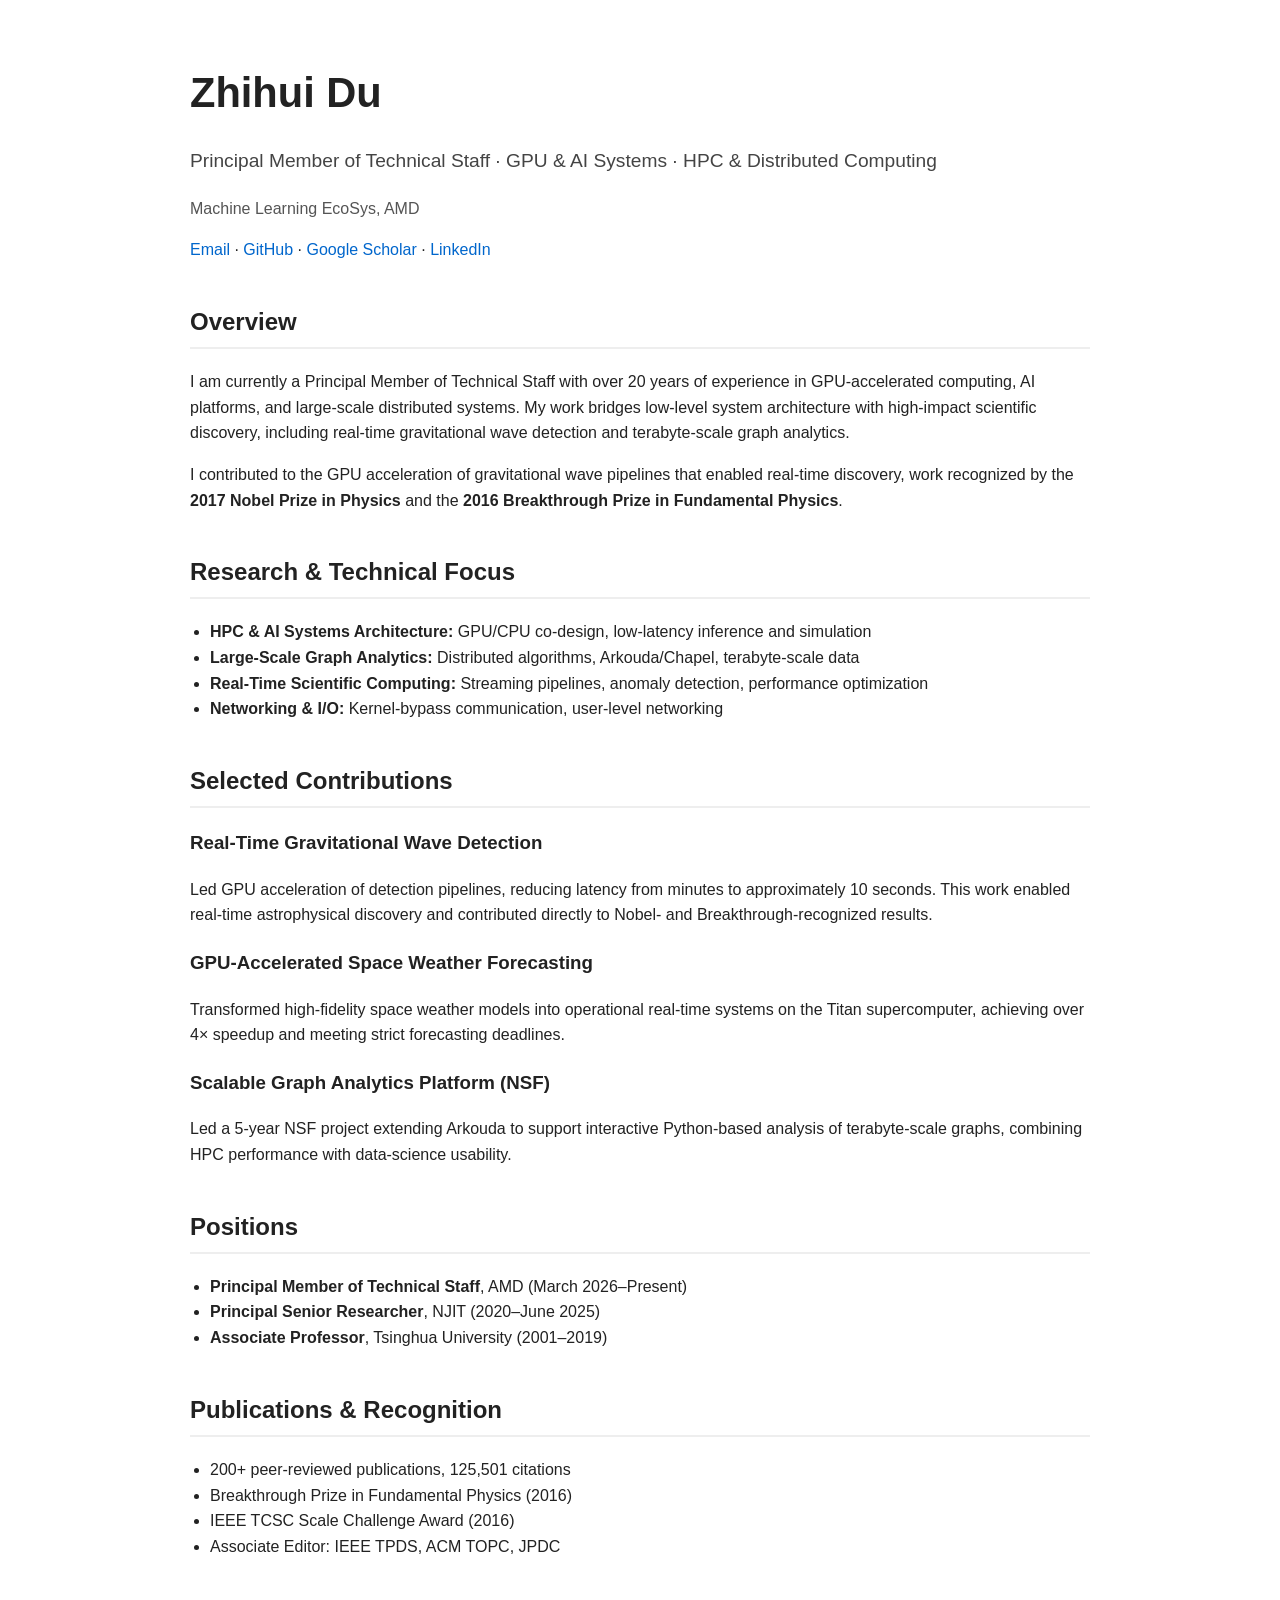
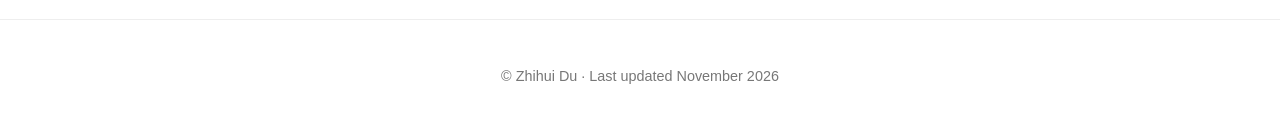
<file: index.html>
<!DOCTYPE html>
<html lang="en">
<head>
  <meta charset="UTF-8" />
  <meta name="viewport" content="width=device-width, initial-scale=1.0"/>
  <title>Zhihui Du | HPC & AI Systems Researcher</title>
  <link rel="stylesheet" href="style.css">
</head>

<body>
  <header>
    <h1>Zhihui Du</h1>
    <p class="subtitle">
      Principal Member of Technical Staff · GPU & AI Systems · HPC & Distributed Computing
    </p>

    <p class="affiliation">
      Machine Learning EcoSys, AMD
    </p>

    <p class="links">
      <a href="mailto:zhihuidu@gmail.com">Email</a> ·
      <a href="https://github.com/zhihuidu">GitHub</a> ·
      <a href="https://scholar.google.com/citations?user=66fXQKgAAAAJ&hl=en">Google Scholar</a> ·
      <a href="https://www.linkedin.com/in/zhihui-du-5162a99/">LinkedIn</a>
    </p>
  </header>

  <main>

    <section>
      <h2>Overview</h2>
      <p>
        I am currently a Principal Member of Technical Staff with over 20 years of experience in
        GPU-accelerated computing, AI platforms, and large-scale distributed systems.
        My work bridges low-level system architecture with high-impact scientific discovery,
        including real-time gravitational wave detection and terabyte-scale graph analytics.
      </p>

      <p>
        I contributed to the GPU acceleration of gravitational wave pipelines that enabled
        real-time discovery, work recognized by the
        <strong>2017 Nobel Prize in Physics</strong> and the
        <strong>2016 Breakthrough Prize in Fundamental Physics</strong>.
      </p>
    </section>

    <section>
      <h2>Research & Technical Focus</h2>
      <ul>
        <li><strong>HPC & AI Systems Architecture:</strong> GPU/CPU co-design, low-latency inference and simulation</li>
        <li><strong>Large-Scale Graph Analytics:</strong> Distributed algorithms, Arkouda/Chapel, terabyte-scale data</li>
        <li><strong>Real-Time Scientific Computing:</strong> Streaming pipelines, anomaly detection, performance optimization</li>
        <li><strong>Networking & I/O:</strong> Kernel-bypass communication, user-level networking</li>
      </ul>
    </section>

    <section>
      <h2>Selected Contributions</h2>

      <div class="item">
        <h3>Real-Time Gravitational Wave Detection</h3>
        <p>
          Led GPU acceleration of detection pipelines, reducing latency from minutes to
          approximately 10 seconds. This work enabled real-time astrophysical discovery
          and contributed directly to Nobel- and Breakthrough-recognized results.
        </p>
      </div>

      <div class="item">
        <h3>GPU-Accelerated Space Weather Forecasting</h3>
        <p>
          Transformed high-fidelity space weather models into operational real-time systems
          on the Titan supercomputer, achieving over 4× speedup and meeting strict forecasting deadlines.
        </p>
      </div>

      <div class="item">
        <h3>Scalable Graph Analytics Platform (NSF)</h3>
        <p>
          Led a 5-year NSF project extending Arkouda to support interactive Python-based
          analysis of terabyte-scale graphs, combining HPC performance with data-science usability.
        </p>
      </div>
    </section>

    <section>
      <h2>Positions</h2>
      <ul>
        <li>
          <strong>Principal Member of Technical Staff</strong>, AMD (March 2026–Present)
        </li>
        <li>
          <strong>Principal Senior Researcher</strong>, NJIT (2020–June 2025)
        </li>
        <li>
          <strong>Associate Professor</strong>, Tsinghua University (2001–2019)
        </li>
      </ul>
    </section>

    <section>
      <h2>Publications & Recognition</h2>
      <ul>
        <li>200+ peer-reviewed publications, 125,501 citations</li>
        <li>Breakthrough Prize in Fundamental Physics (2016)</li>
        <li>IEEE TCSC Scale Challenge Award (2016)</li>
        <li>Associate Editor: IEEE TPDS, ACM TOPC, JPDC</li>
      </ul>
    </section>

  </main>

  <footer>
    <p>
      © Zhihui Du · Last updated November 2026
    </p>
  </footer>
</body>
</html>
</file>
<file: style.css>
body {
  font-family: -apple-system, BlinkMacSystemFont, "Segoe UI", Roboto, Arial, sans-serif;
  margin: 0;
  background: #ffffff;
  color: #222;
  line-height: 1.6;
}

header {
  max-width: 900px;
  margin: 60px auto 40px auto;
  padding: 0 20px;
}

h1 {
  font-size: 2.6em;
  margin-bottom: 0.2em;
}

.subtitle {
  font-size: 1.2em;
  color: #444;
}

.affiliation {
  margin-top: 0.4em;
  color: #555;
}

.links a {
  color: #0066cc;
  text-decoration: none;
}

.links a:hover {
  text-decoration: underline;
}

main {
  max-width: 900px;
  margin: auto;
  padding: 0 20px;
}

section {
  margin-bottom: 40px;
}

h2 {
  border-bottom: 2px solid #eee;
  padding-bottom: 6px;
}

.item {
  margin-bottom: 20px;
}

ul {
  padding-left: 20px;
}

footer {
  margin-top: 60px;
  padding: 30px;
  text-align: center;
  color: #777;
  font-size: 0.9em;
  border-top: 1px solid #eee;
}
</file>
